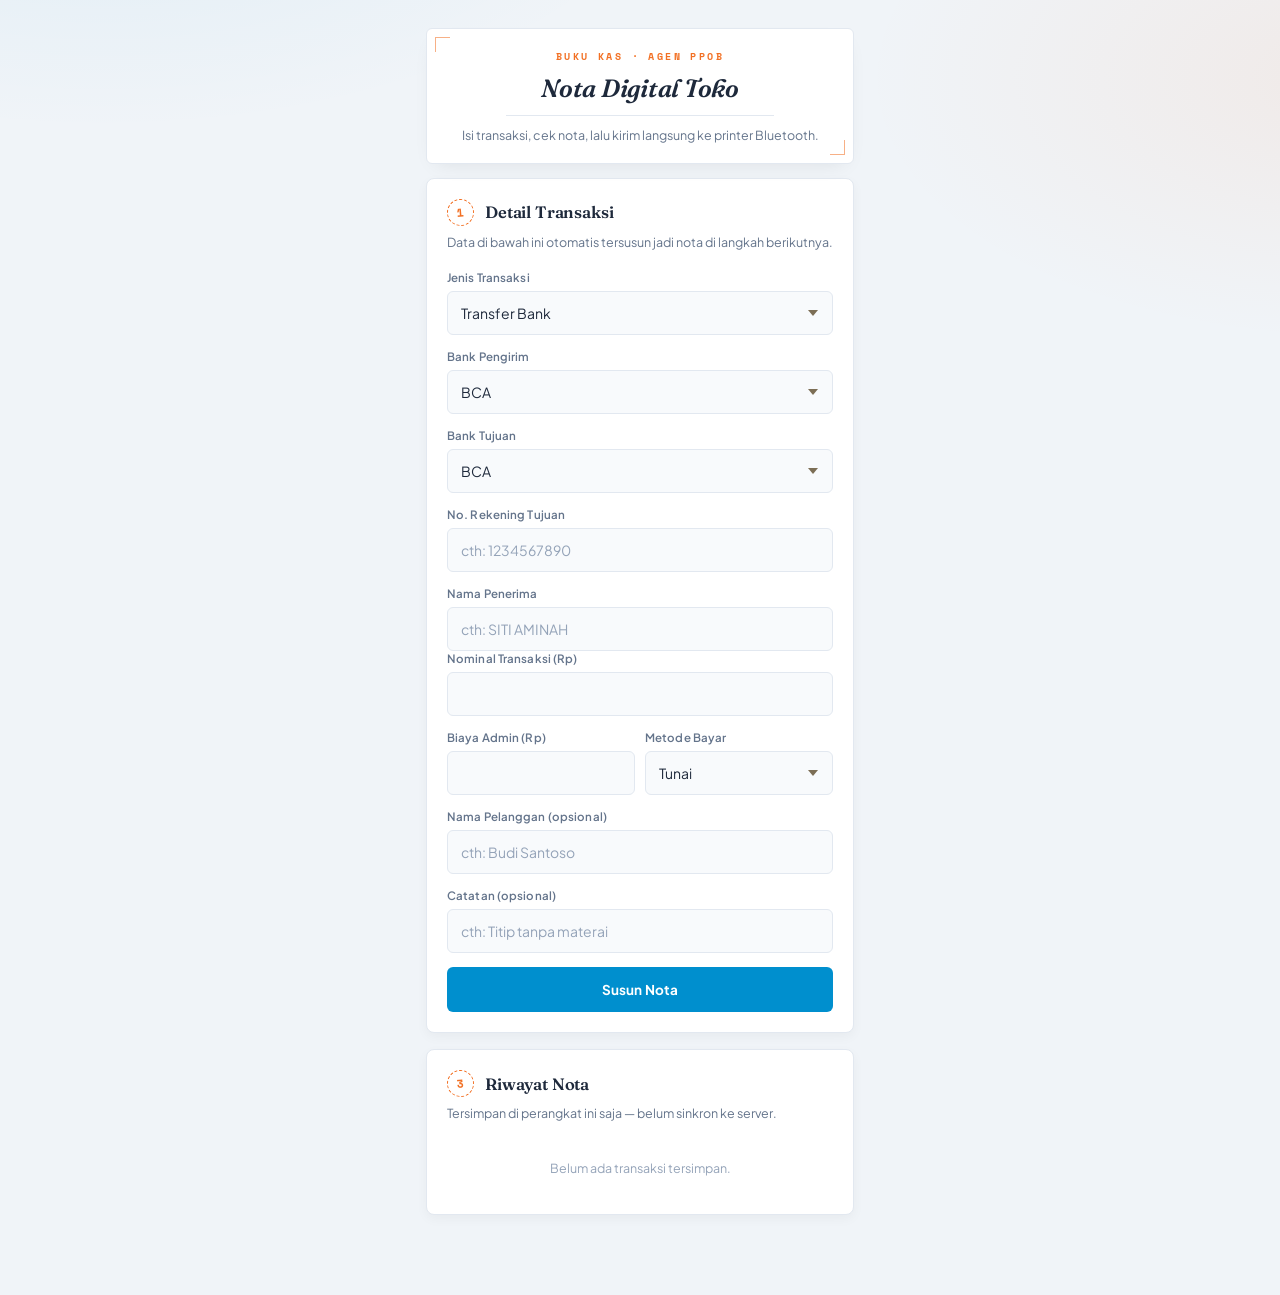
<file: cetak-struk.html>
<!DOCTYPE html>
<html lang="id">
<head>
<meta charset="UTF-8">
<meta name="viewport" content="width=device-width, initial-scale=1.0">
<title>Nota Digital — Toko Arsy-Arys</title>
<link rel="stylesheet" href="style.css">
</head>
<body>

<header class="top">
  <div class="cover">
    <div class="eyebrow">Buku Kas · Agen PPOB</div>
    <h1>Nota Digital Toko</h1>
    <hr class="rule">
    <p>Isi transaksi, cek nota, lalu kirim langsung ke printer Bluetooth.</p>
  </div>
</header>

<div class="wrap">

  <!-- FORM TRANSAKSI -->
  <div class="card">
    <div class="card-head">
      <span class="n">1</span>
      <h2>Detail Transaksi</h2>
    </div>
    <p class="sub">Data di bawah ini otomatis tersusun jadi nota di langkah berikutnya.</p>

    <div class="field">
      <label>Jenis Transaksi</label>
      <select id="jenisTransaksi">
        <option value="transfer_bank">Transfer Bank</option>
        <option value="tarik_tunai_bank">Tarik Tunai Bank</option>
        <option value="topup_ewallet">Top Up E-Wallet</option>
        <option value="tarik_tunai_ewallet">Tarik Tunai E-Wallet</option>
      </select>
    </div>

    <div id="dynamicFields"></div>

    <div class="field">
      <label>Nominal Transaksi (Rp)</label>
      <input type="number" id="nominal" placeholder="" inputmode="numeric">
    </div>

    <div class="row2">
      <div class="field">
        <label>Biaya Admin (Rp)</label>
        <input type="number" id="admin" placeholder="" inputmode="numeric">
      </div>
      <div class="field">
        <label>Metode Bayar</label>
        <select id="metodeBayar">
          <option>Tunai</option>
          <option>Saldo Toko</option>
          <option>Transfer</option>
        </select>
      </div>
    </div>

    <div class="field">
      <label>Nama Pelanggan (opsional)</label>
      <input type="text" id="namaPelanggan" placeholder="cth: Budi Santoso">
    </div>

    <div class="field">
      <label>Catatan (opsional)</label>
      <input type="text" id="catatan" placeholder="cth: Titip tanpa materai">
    </div>

    <button class="btn btn-primary" id="btnGenerate">Susun Nota</button>
  </div>

  <!-- PREVIEW -->
  <div class="card" id="previewCard" style="display:none;">
    <div class="card-head">
      <span class="n">2</span>
      <h2>Periksa &amp; Cetak</h2>
    </div>
    <p class="sub">Cek sekali lagi sebelum dicetak. Data bisa diubah lagi lewat form di atas.</p>

    <div class="receipt-shell" id="printArea">
      <div class="receipt-outer">
        <div class="perf"></div>
        <div class="receipt" id="receipt"></div>
        <div class="perf bottom"></div>
      </div>
    </div>

    <div class="status-box" id="statusBox"></div>

    <button class="btn btn-primary" id="btnConnectPrint">Cetak via Printer Bluetooth</button>
    <button class="btn btn-outline" id="btnBrowserPrint">Cetak via Print Browser (cadangan)</button>
    <button class="btn btn-ghost" id="btnSaveHist">Simpan ke Riwayat</button>
  </div>

  <!-- RIWAYAT -->
  <div class="card">
    <div class="card-head">
      <span class="n">3</span>
      <h2>Riwayat Nota</h2>
    </div>
    <p class="sub">Tersimpan di perangkat ini saja — belum sinkron ke server.</p>
    <div id="histList"><div class="empty">Belum ada transaksi tersimpan.</div></div>
  </div>

</div>
<script src="main.js"></script>
</body>
</html>
</file>
<file: style.css>
@import url('https://fonts.googleapis.com/css2?family=Fraunces:ital,wght@0,500;0,600;0,700;1,500&family=Plus+Jakarta+Sans:wght@400;500;600;700&family=Space+Mono:wght@400;700&display=swap');

:root {
  /* ===== FASTPAY THEME ===== */
  --bg: #F0F4F8;          
  --panel: #FFFFFF;       
  --panel-2: #F8FAFC;     
  --line: #E2E8F0;        
  --line-soft: #F1F5F9;
  --ink: #1E293B;         
  --ink-dim: #64748B;     
  --ink-faint: #94A3B8;
  
  --stamp: #008FCE;       
  --stamp-ink: #FFFFFF;
  --ledger: #F27024;      
  --brass: #F27024;       
  --danger: #EF4444;
  
  --paper: #FFFFFF;       
  --paper-ink: #000000;   
  --focus: rgba(0, 143, 206, 0.25);
  --glow-1: rgba(0, 143, 206, 0.08);
  --glow-2: rgba(242, 112, 36, 0.08);
  --radius: 8px;
  font-family: 'Plus Jakarta Sans', system-ui, sans-serif;
}
*{box-sizing:border-box;}
html{-webkit-tap-highlight-color:transparent;}
body{
  margin:0;
  background:
    radial-gradient(1000px 520px at 8% -14%, var(--glow-1), transparent 60%),
    radial-gradient(820px 440px at 106% 6%, var(--glow-2), transparent 60%),
    var(--bg);
  color:var(--ink); min-height:100vh; padding-bottom:64px;
  transition:background-color .18s, color .18s;
}
.card, select, input, .receipt, .status-box, .btn-outline{ transition:background-color .18s, border-color .18s, color .18s; }

/* ============ HEADER — sampul buku kas ============ */
header.top{ max-width:460px; margin:0 auto; padding:28px 16px 14px; position:relative; }
.cover{
  background:var(--panel); border:1px solid var(--line); border-radius:6px;
  padding:20px 22px 18px; position:relative; text-align:center;
  box-shadow: 0 8px 20px -10px rgba(0,0,0,0.1);
}
.cover::before, .cover::after{
  content:''; position:absolute; width:14px; height:14px; border:1.5px solid var(--brass); opacity:.55;
}
.cover::before{ top:8px; left:8px; border-right:none; border-bottom:none; }
.cover::after{ bottom:8px; right:8px; border-left:none; border-top:none; }
.eyebrow{
  font-family:'Space Mono',monospace; font-size:10px; letter-spacing:.24em;
  color:var(--brass); text-transform:uppercase; margin-bottom:9px; font-weight:700;
}
.cover h1{ margin:0; font-family:'Fraunces',serif; font-size:25px; font-weight:600; letter-spacing:-.01em; font-style:italic;}
.cover .rule{ border:none; border-top:1.5px double var(--line); margin:12px auto 10px; width:70%; }
.cover p{ margin:0; color:var(--ink-dim); font-size:12.5px; line-height:1.5; }

.wrap{max-width:460px; margin:0 auto; padding:0 16px;}

.card{
  background:var(--panel);
  border:1px solid var(--line); border-radius:var(--radius);
  padding:20px; margin-bottom:16px;
  box-shadow: 0 4px 12px rgba(0,0,0,0.04);
}
.card-head{ display:flex; align-items:center; gap:11px; margin-bottom:4px; }
.card-head .n{
  width:27px;height:27px;border-radius:50%;border:1.5px dashed var(--brass);color:var(--brass);
  display:inline-flex;align-items:center;justify-content:center;font-size:11.5px;font-weight:700;
  font-family:'Space Mono',monospace; flex-shrink:0; transform:rotate(-5deg);
}
.card-head h2{ margin:0; font-family:'Fraunces',serif; font-size:16.5px; font-weight:600; letter-spacing:-.01em; }
.card .sub{ color:var(--ink-dim); font-size:12.5px; margin:7px 0 18px; line-height:1.55; }

.field{ margin-bottom:14px; }
.field:last-child{ margin-bottom:0; }
label{ display:block; font-size:11.5px; color:var(--ink-dim); margin-bottom:6px; font-weight:600; letter-spacing:.01em; }

select, input[type=text], input[type=number]{
  width:100%; background:var(--panel-2); border:1px solid var(--line); color:var(--ink);
  padding:12px 13px; border-radius:6px; font-size:14px; font-family:'Plus Jakarta Sans',sans-serif;
  -webkit-appearance:none; appearance:none; transition:border-color .12s, box-shadow .12s;
}
select{
  background-image:url("data:image/svg+xml,%3Csvg xmlns='http://www.w3.org/2000/svg' width='10' height='6'%3E%3Cpath d='M0 0l5 6 5-6z' fill='%237C6E55'/%3E%3C/svg%3E");
  background-repeat:no-repeat; background-position:right 14px center; padding-right:32px;
}
select:focus, input:focus{ outline:none; border-color:var(--brass); box-shadow:0 0 0 3px var(--focus); }
::placeholder{ color:var(--ink-faint); }

.row2{ display:grid; grid-template-columns:1fr 1fr; gap:10px; }

.divider{ height:1px; background:var(--line-soft); margin:16px 0; }

.btn{
  display:flex; align-items:center; justify-content:center; gap:8px;
  width:100%; text-align:center; padding:14px; border-radius:6px;
  font-weight:700; font-size:13.5px; border:none; cursor:pointer; margin-top:10px;
  font-family:'Plus Jakarta Sans',sans-serif; letter-spacing:.01em;
  transition:transform .08s, opacity .12s, filter .12s;
}
.btn:active{ transform:scale(.98) rotate(-.3deg); }
.btn-primary{ background:var(--stamp); color:var(--stamp-ink); }
.btn-primary:hover{ filter:brightness(1.06); }
.btn-primary:disabled{ background:var(--line); color:var(--ink-faint); cursor:not-allowed; filter:none; }
.btn-outline{ background:transparent; border:1.5px solid var(--ledger); color:var(--ledger); font-weight:700; }
.btn-outline:hover{ background:var(--ledger); color:var(--panel); }
.btn-ghost{ background:transparent; color:var(--ink-dim); font-size:12px; padding:10px; margin-top:4px; text-decoration:underline; text-underline-offset:3px; font-weight:600; }
.btn-catat{ background:transparent; border:1.5px solid var(--brass); color:var(--brass); font-weight:700; }
.btn-catat:hover{ background:var(--brass); color:var(--panel); }

.btn-row{ display:flex; gap:8px; margin-top:10px; }
.btn-row .btn{ margin-top:0; padding:13px 6px; font-size:12.5px; }

/* ============ NOTA — gaya kertas nota rangkap toko ============ */
.receipt-shell{ display:flex; justify-content:center; padding-top:6px; }
.receipt-outer{ width:100%; max-width:310px; position:relative; }
.receipt-outer::before, .receipt-outer::after{
  content:''; position:absolute; inset:0; z-index:-1; border-radius:2px;
}
.receipt-outer::before{ background:#F3D3D6; transform:rotate(1.6deg) translate(4px,5px); }
.receipt-outer::after{ background:#F7E6A9; transform:rotate(-1.3deg) translate(-4px,4px); }

.receipt{
  background:var(--paper); color:var(--paper-ink);
  font-family:'Plus Jakarta Sans', system-ui, sans-serif; font-size:13px; line-height:1.55;
  position:relative; overflow:visible;
  box-shadow:0 26px 46px -18px #000c;
}
.r-body{ padding:26px 20px 20px; position:relative; }

/* ============ LOGO FASTPAY ============ */
.r-logo {
  width: 140px;          
  max-width: 100%;
  margin: 0 auto 12px;   
  display: block;
}

.r-store{ text-align:center; }
.r-store .name{ font-weight:700; font-size:15px; letter-spacing:.01em; font-family:'Fraunces',serif; }
.r-store .addr{ font-size:10.5px; opacity:.72; margin-top:4px; letter-spacing:.01em; line-height:1.5; }
.r-store .wa{ font-size:10.5px; opacity:.72; margin-top:3px; letter-spacing:.02em; font-family:'Space Mono',monospace; }

.r-status{ text-align:center; padding:18px 0 16px; }
.r-status .label{ 
  font-weight:700; 
  font-size:13.5px; 
  text-transform:uppercase; 
  letter-spacing:.03em; 
  color: #16A34A; /* Warna hijau cerah */
}
.r-status .label .ok{ margin-right:3px; }
.r-status .time{
  font-size:10.5px; opacity:.65; margin-top:4px; font-family:'Space Mono',monospace;
  letter-spacing:.02em;
}

.r-amount{ text-align:center; padding-bottom:18px; }
.r-amount .lbl{
  font-size:10.5px; opacity:.65; text-transform:uppercase; letter-spacing:.14em; font-weight:700;
}
.r-amount .val{
  font-size:27px; font-weight:700; margin-top:6px; letter-spacing:-.01em;
  font-variant-numeric:tabular-nums; font-family:'Fraunces',serif;
}

.r-hr{ border:none; border-top:1px dashed #00000040; margin:0 0 16px; }

.r-sectitle{
  font-size:10.5px; font-weight:700; letter-spacing:.14em; text-transform:uppercase;
  opacity:.62; margin-bottom:10px;
}

.r-table{ width:100%; border-collapse:collapse; margin-bottom:4px; }
.r-table tr{ border-bottom:1px solid #00000018; }
.r-table tr:last-child{ border-bottom:none; }
.r-table td{ padding:7px 0; font-size:12.5px; vertical-align:top; }
.r-table td.k{ color:#000000b0; width:42%; }
.r-table td.v{ text-align:right; font-weight:700; font-variant-numeric:tabular-nums; font-family:'Space Mono',monospace; }
.r-table tr.total td{ padding-top:10px; border-top:1.6px solid var(--paper-ink); font-weight:700; font-size:13.5px; }

.r-ref{
  display:flex; align-items:center; justify-content:space-between;
  background:#00000008; border:1px dashed #00000038; border-radius:4px;
  padding:10px 12px; margin:16px 0; gap:10px;
}
.r-ref .k{ font-size:10.5px; opacity:.65; text-transform:uppercase; letter-spacing:.1em; font-weight:700; }
.r-ref .v{
  font-family:'Space Mono',monospace; font-size:12px; font-weight:700; letter-spacing:.02em;
}

.r-barcode {
  height: 34px;
  margin-top: 6px;
  /* Menggunakan pola SVG agar bisa di-render oleh html2canvas saat dikirim */
  background-image: url("data:image/svg+xml,%3Csvg width='10' height='34' xmlns='http://www.w3.org/2000/svg'%3E%3Cpath d='M0,0 h1.5 v34 h-1.5 z M3,0 h1 v34 h-1 z M5.5,0 h2.5 v34 h-2.5 z' fill='%23000'/%3E%3C/svg%3E");
  background-repeat: repeat-x;
  opacity: 1;
}
.r-code{ text-align:center; font-family:'Space Mono',monospace; font-size:10px; letter-spacing:.26em; margin-top:6px; opacity:.75; }

.r-foot{ text-align:center; font-size:10.5px; opacity:.8; margin-top:16px; line-height:1.6; }
.r-foot .foot-title{ font-weight:700; font-size:11px; letter-spacing:.1em; text-transform:uppercase; opacity:1; margin-bottom:5px; }
.r-foot .foot-note{ margin-top:8px; opacity:.9; }
.r-foot .foot-thanks{ font-size:10.5px; opacity:.85; margin-top:6px; font-weight:700; }

.status-box{
  margin-top:14px; padding:11px 13px; border-radius:6px; font-size:12px; line-height:1.5;
  background:var(--panel-2); border:1px solid var(--line); color:var(--ink-dim); display:none;
}
.status-box.show{ display:block; }
.status-box.ok{ border-color:#1DAE7A88; color:#3FC28E; }
.status-box.err{ border-color:var(--danger); color:var(--danger); }

.hist-item{
  display:flex; justify-content:space-between; align-items:center; gap:10px;
  padding:12px 0; border-bottom:1px dashed var(--line-soft);
}
.hist-item:last-child{ border-bottom:none; padding-bottom:0; }
.hist-item .t{ font-size:13px; font-weight:600; }
.hist-item .d{ font-size:11px; color:var(--ink-dim); margin-top:2px; font-family:'Space Mono',monospace; }
.hist-item .amt{ font-weight:700; font-size:13px; color:var(--stamp); white-space:nowrap; font-variant-numeric:tabular-nums; font-family:'Space Mono',monospace; }
.hist-item button{
  background:none; border:none; color:var(--ledger); font-size:11px; cursor:pointer; font-weight:700;
  text-decoration:underline; text-underline-offset:2px; padding:0; margin-top:3px;
}
.empty{ text-align:center; color:var(--ink-faint); font-size:12.5px; padding:18px 0; }

@media print{
  body *{ visibility:hidden; }
  #printArea, #printArea *{ visibility:visible; }
  #printArea{ position:absolute; left:0; top:0; width:58mm; margin:0; padding:0; }
  .receipt-outer{ max-width:100%; }
  .receipt-outer::before, .receipt-outer::after{ display:none; }
  .receipt{ box-shadow:none; }
}
</file>
